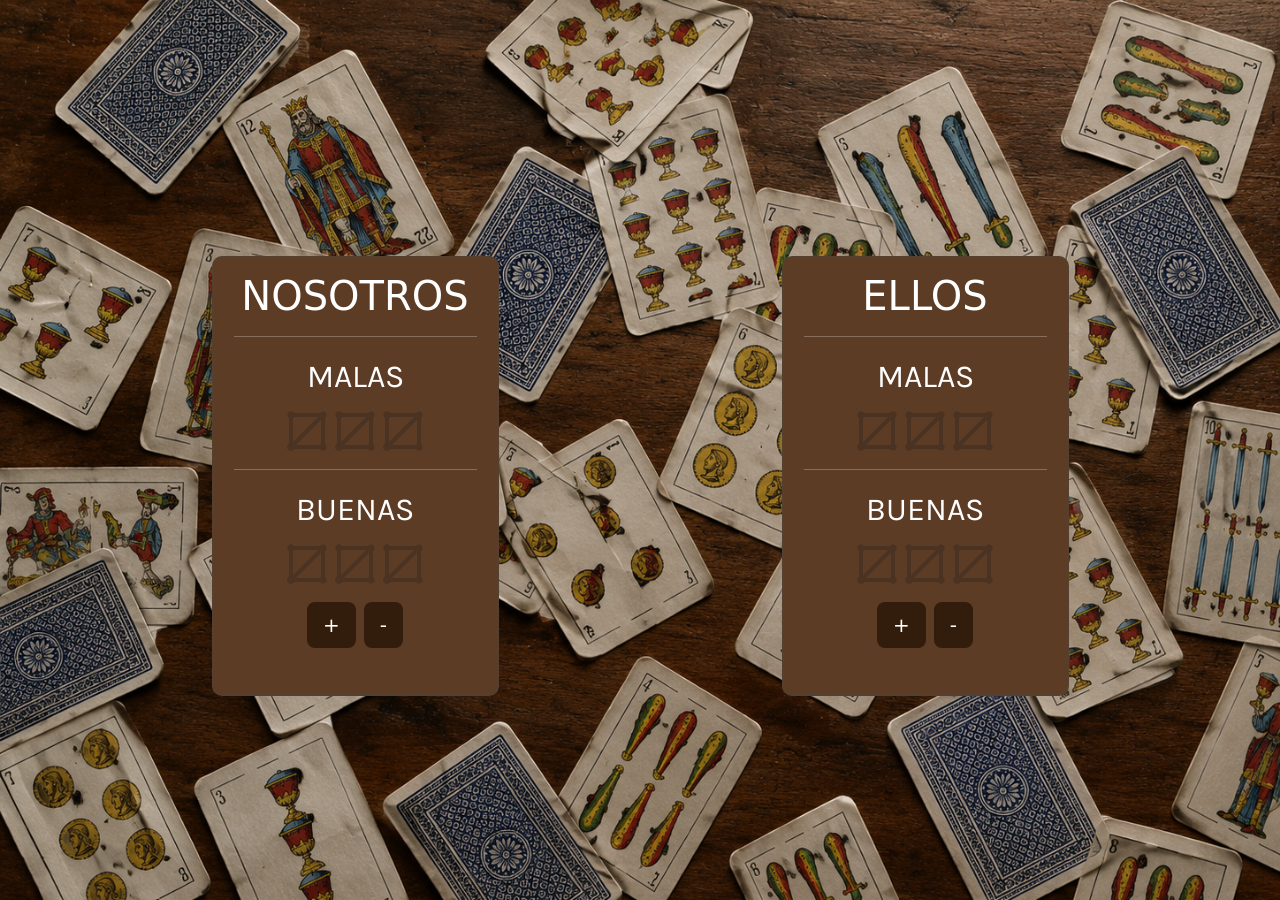
<file: contador.html>
<!DOCTYPE html>
<html lang="en">

<head>
    <meta charset="UTF-8">
    <meta name="viewport" content="width=device-width, initial-scale=1.0">
    <title>CONTADOR TRUQUINI</title>

    <link href="https://cdn.jsdelivr.net/npm/bootstrap@5.3.3/dist/css/bootstrap.min.css" rel="stylesheet">
    <link href="https://fonts.googleapis.com/css2?family=Alfa+Slab+One&family=Karla:wght@400;700&display=swap"
        rel="stylesheet">
    <link rel="stylesheet" href="style.css">
</head>

<body class="cuerpoContador">
    <div class="container text-center">
        <div class="row pt-5">
            <!-- EQUIPO 1: NOSOTROS -->
            <div class="col-6">
                <section class="team">
                    <h1>NOSOTROS</h1>
                    <hr style="background-color: white;">
                    <p class="puntaje m-0">MALAS</p>
                    <div class="malas d-flex justify-content-center flex-wrap gap-1 my-2"></div>
                    <hr style="background-color: white;">
                    <p class="puntaje m-0">BUENAS</p>
                    <div class="buenas d-flex justify-content-center flex-wrap gap-1 my-2"></div>
                    
                    <div class="d-flex justify-content-center gap-2 mt-3">
                        <button type="button" class="btn btn-primary btn-lg sumar">+</button>
                        <button type="button" class="btn btn-primary btn-lg restar">-</button>
                    </div>
                </section>
            </div>

            <!-- EQUIPO 2: ELLOS -->
            <div class="col-6">
                <section class="team">
                    <h1>ELLOS</h1>
                    <hr style="background-color: white;">
                    <p class="puntaje m-0">MALAS</p>
                    <div class="malas d-flex justify-content-center flex-wrap gap-1 my-2"></div>
                    <hr style="background-color: white;">
                    <p class="puntaje m-0">BUENAS</p>
                    <div class="buenas d-flex justify-content-center flex-wrap gap-1 my-2"></div>
                    
                    <div class="d-flex justify-content-center gap-2 mt-3">
                        <button type="button" class="btn btn-primary btn-lg sumar">+</button>
                        <button type="button" class="btn btn-primary btn-lg restar">-</button>
                    </div>
                </section>
            </div>
        </div>
    </div>
    
    <script src="index.js"></script>
</body>

</html>
</file>
<file: style.css>
.cuerpoContador{
    background-image: url(img/fondo2.png);
    background-repeat: no-repeat;
   background-size: 100%;
   background-size: cover;
   background-attachment: fixed;

}
.navbar-logo{
    background-image: url(coso.png);
    --bs-navbar-padding-y: 1rem;
    background-repeat: no-repeat;
   background-size: 100% 100%;
   
}


.navbar-brand img{
    --bs-navbar-brand-padding-y: 0.5rem;
    width: auto;
    height: 8rem;
}


.navbar-opciones{
    background-image:url(madera1.png) ;
}
.team {
  background: #5d3c25;      
  border: 2px solid #544030;
  border-radius: 10px;        
  padding: 14px 20px;
  
  width: auto;
  height: auto;
  color: white;  
  max-width: 287px;     
  min-height: 440px;    
  margin: 13rem auto 0;     
}

.btn{
    background-color: #321c0b
}

.btn-primary{
    --bs-btn-hover-bg: green;
    border: black
}

.puntaje{
    font-family: "Karla", system-ui, sans-serif;
    font-size: 2rem;
}



.team svg {
  width: 44px;
  height: 44px;
}

@media (max-width: 576px) {
  .team {
    padding: 12px 8px;
  }
  .team svg {
    width: 32px;
    height: 32px;
  }
}

/* --- Estilos para los palitos del truco --- */
.palito line {
  stroke: #4a3322; /* Color apagado por defecto */
  transition: stroke 0.2s ease;
}

.palito circle {
  fill: #4a3322; /* Color apagado por defecto */
  transition: fill 0.2s ease;
}

/* Cuando se activan con JS */
.palito.on line {
  stroke: #efe2c0 !important; /* Color claro activo */
}

.palito.on circle {
  fill: #c0392b !important; /* Rojo activo */
}
</file>
